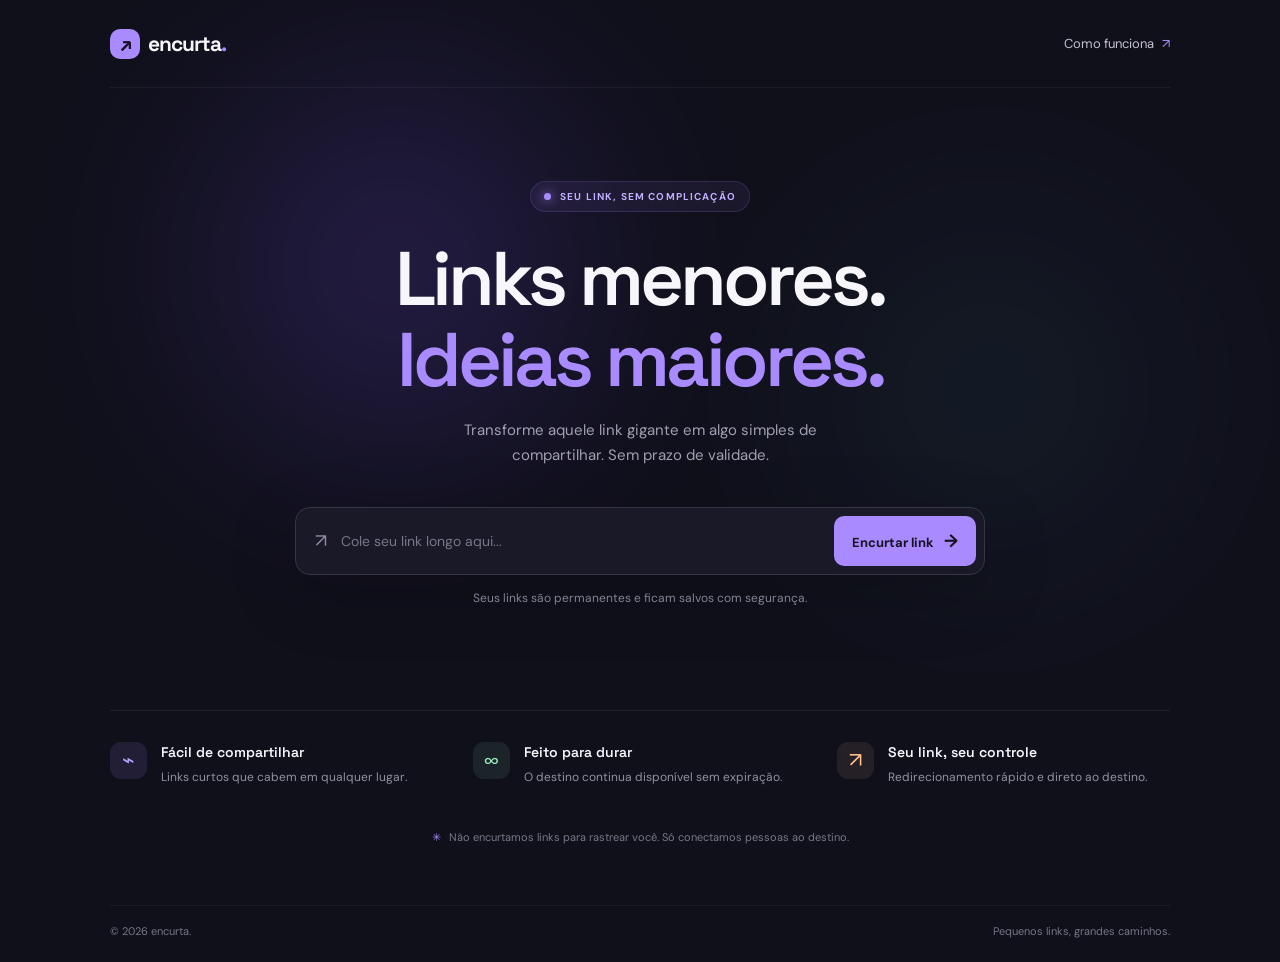
<file: index.html>
<!doctype html>
<html lang="pt-BR">
<head>
  <meta charset="utf-8">
  <meta name="viewport" content="width=device-width, initial-scale=1">
  <meta name="theme-color" content="#10101b">
  <meta name="description" content="Encurte links longos em segundos, com links permanentes e compartilháveis.">
  <title>encurta. — links simples, ideias livres</title>
  <link rel="preconnect" href="https://fonts.googleapis.com">
  <link rel="preconnect" href="https://fonts.gstatic.com" crossorigin>
  <link href="https://fonts.googleapis.com/css2?family=DM+Sans:wght@400;500;600;700&family=Space+Grotesk:wght@400;500;600;700&display=swap" rel="stylesheet">
  <link rel="stylesheet" href="./style.css">
  <script src="./app.js" defer></script>
</head>
<body>
  <div class="ambient ambient-one"></div><div class="ambient ambient-two"></div>
  <header class="topbar wrap">
    <a class="brand" href="/" aria-label="Encurta início"><span class="brand-icon">↗</span> encurta<span class="brand-dot">.</span></a>
    <a class="top-link" href="#como-funciona">Como funciona <span aria-hidden="true">↗</span></a>
  </header>
  <main class="wrap">
    <section class="hero">
      <div class="eyebrow"><span class="pulse"></span> SEU LINK, SEM COMPLICAÇÃO</div>
      <h1>Links menores.<br><span>Ideias maiores.</span></h1>
      <p class="hero-copy">Transforme aquele link gigante em algo simples de compartilhar. Sem prazo de validade.</p>
      <form class="shortener" id="shortenForm" novalidate>
        <label class="sr-only" for="longUrl">Cole seu link longo</label>
        <span class="input-icon" aria-hidden="true">↗</span>
        <input id="longUrl" name="url" type="url" placeholder="Cole seu link longo aqui..." autocomplete="url" required>
        <button id="shortenButton" type="submit">Encurtar link <span aria-hidden="true">→</span></button>
      </form>
      <p class="form-message" id="formMessage" role="status" aria-live="polite">Seus links são permanentes e ficam salvos com segurança.</p>
      <section class="result-card" id="resultCard" hidden aria-live="polite">
        <div class="result-label">SEU LINK CURTO ESTÁ PRONTO <span class="success-check">✓</span></div>
        <div class="result-row"><a id="shortUrl" href="#" target="_blank" rel="noopener noreferrer"></a><button class="copy-button" id="copyButton" type="button">Copiar</button></div>
        <p class="destination" id="destination"></p>
      </section>
    </section>
    <section class="features" id="como-funciona">
      <div class="feature"><span class="feature-icon violet">⌁</span><div><h2>Fácil de compartilhar</h2><p>Links curtos que cabem em qualquer lugar.</p></div></div>
      <div class="feature"><span class="feature-icon green">∞</span><div><h2>Feito para durar</h2><p>O destino continua disponível sem expiração.</p></div></div>
      <div class="feature"><span class="feature-icon orange">↗</span><div><h2>Seu link, seu controle</h2><p>Redirecionamento rápido e direto ao destino.</p></div></div>
    </section>
    <div class="privacy-note"><span aria-hidden="true">✳</span> Não encurtamos links para rastrear você. Só conectamos pessoas ao destino.</div>
  </main>
  <footer class="wrap footer"><span>© <span id="year"></span> encurta.</span><span>Pequenos links, grandes caminhos.</span></footer>
</body>
</html>
</file>
<file: style.css>
@import url('https://fonts.googleapis.com/css2?family=DM+Sans:wght@400;500;600;700&family=Space+Grotesk:wght@400;500;600;700&display=swap');
:root{color-scheme:dark;--bg:#10101b;--panel:#191925;--line:#30303e;--text:#f7f6fb;--muted:#a19fb2;--purple:#a98bff;--green:#99efbd}*{box-sizing:border-box}html{scroll-behavior:smooth}body{margin:0;min-height:100vh;background:var(--bg);color:var(--text);font-family:'DM Sans',sans-serif;overflow-x:hidden}.wrap{width:min(1060px,calc(100% - 48px));margin-inline:auto}.ambient{position:absolute;z-index:-1;pointer-events:none;border-radius:50%;filter:blur(100px);opacity:.2}.ambient-one{width:370px;height:370px;top:80px;left:calc(50% - 430px);background:#714ce4}.ambient-two{width:340px;height:340px;top:220px;right:calc(50% - 520px);background:#326a75;opacity:.13}.topbar{height:88px;display:flex;align-items:center;justify-content:space-between;border-bottom:1px solid #ffffff0d}.brand{display:flex;align-items:center;gap:8px;color:var(--text);font:700 21px 'Space Grotesk',sans-serif;text-decoration:none;letter-spacing:-1px}.brand-icon{display:grid;place-items:center;width:30px;height:30px;border-radius:10px;background:#a98bff;color:#181324;font-size:20px}.brand-dot{color:var(--purple);margin-left:-8px}.top-link{color:#c3c0d0;font-size:13px;text-decoration:none}.top-link span{color:var(--purple);margin-left:5px}.hero{text-align:center;padding:93px 0 0}.eyebrow{display:inline-flex;align-items:center;gap:9px;color:#c2b0ff;background:#a98bff13;border:1px solid #a98bff27;border-radius:20px;padding:8px 13px;font-size:10px;font-weight:700;letter-spacing:1.15px}.pulse{width:7px;height:7px;border-radius:50%;background:#a98bff;box-shadow:0 0 11px #a98bff}h1{font:600 clamp(48px,7vw,76px)/1.07 'Space Grotesk',sans-serif;letter-spacing:-4px;margin:26px 0 17px}h1 span{color:var(--purple)}.hero-copy{max-width:440px;margin:0 auto;color:var(--muted);font-size:15px;line-height:1.7}.shortener{display:flex;align-items:center;gap:12px;width:min(690px,100%);margin:38px auto 0;padding:8px 8px 8px 19px;background:#1a1927;border:1px solid #383646;border-radius:15px;box-shadow:0 18px 70px #0003}.input-icon{font-size:19px;color:#9189a6}input{flex:1;min-width:0;border:0;outline:0;background:transparent;color:var(--text);font:14px 'DM Sans',sans-serif}input::placeholder{color:#777587}button{font-family:inherit;cursor:pointer}.shortener button{border:0;border-radius:10px;padding:13px 18px;background:var(--purple);color:#171324;font-size:13px;font-weight:700;white-space:nowrap;transition:transform .2s,background .2s}.shortener button:hover{transform:translateY(-1px);background:#bca7ff}.shortener button:disabled{opacity:.7;cursor:wait}.shortener button span{font-size:18px;margin-left:7px}.form-message{min-height:20px;margin:15px 0 0;color:#848194;font-size:12px}.form-message.error{color:#ff9f9f}.form-message.success{color:var(--green)}.result-card{width:min(690px,100%);margin:20px auto 0;padding:18px 20px;text-align:left;background:#1a1927;border:1px solid #a98bff55;border-radius:14px;animation:appear .25s ease}.result-card[hidden]{display:none}.result-label{font-size:10px;font-weight:700;letter-spacing:1px;color:#b8a4ff}.success-check{float:right;color:var(--green);font-size:15px}.result-row{display:flex;align-items:center;justify-content:space-between;gap:15px;margin-top:12px}.result-row a{overflow:hidden;text-overflow:ellipsis;white-space:nowrap;color:#f3efff;font:500 17px 'Space Grotesk',sans-serif;text-decoration:none}.copy-button{flex:none;padding:9px 14px;border:1px solid #ffffff20;border-radius:8px;background:#ffffff09;color:#e5e1ef;font-size:12px}.copy-button:hover{background:#ffffff15}.destination{overflow:hidden;text-overflow:ellipsis;white-space:nowrap;margin:11px 0 0;color:#858295;font-size:11px}.features{display:grid;grid-template-columns:repeat(3,1fr);gap:30px;margin:100px auto 0;padding:31px 0;border-top:1px solid #ffffff12}.feature{display:flex;align-items:flex-start;gap:14px}.feature-icon{display:grid;flex:none;place-items:center;width:37px;height:37px;border-radius:11px;font-size:21px}.violet{background:#a98bff1d;color:#bba5ff}.green{background:#99efbd16;color:#99efbd}.orange{background:#ffc08c16;color:#ffc08c}.feature h2{margin:1px 0 7px;font:600 14px 'Space Grotesk',sans-serif}.feature p{margin:0;color:#9290a1;font-size:12px;line-height:1.6}.privacy-note{display:flex;align-items:center;justify-content:center;gap:8px;margin:12px 0 61px;color:#797788;font-size:11px}.privacy-note span{color:#a98bff}.footer{display:flex;justify-content:space-between;padding:18px 0 24px;border-top:1px solid #ffffff0d;color:#777586;font-size:11px}.sr-only{position:absolute;width:1px;height:1px;padding:0;margin:-1px;overflow:hidden;clip:rect(0,0,0,0);white-space:nowrap;border:0}.spinner{display:inline-block;width:12px;height:12px;border:2px solid #17132455;border-top-color:#171324;border-radius:50%;animation:spin .7s linear infinite;vertical-align:-2px}@keyframes spin{to{transform:rotate(360deg)}}@keyframes appear{from{opacity:0;transform:translateY(5px)}to{opacity:1;transform:translateY(0)}}
@media(max-width:680px){.wrap{width:min(100% - 36px,520px)}.topbar{height:72px}.hero{padding-top:72px}h1{letter-spacing:-2.7px}.hero-copy{font-size:14px}.shortener{gap:8px;padding:7px 7px 7px 13px}.shortener button{padding:12px 11px;font-size:12px}.features{grid-template-columns:1fr;gap:23px;margin-top:72px;padding:27px 0}.privacy-note{align-items:flex-start;text-align:center;line-height:1.5;margin-bottom:45px}.footer{font-size:10px}.result-card{padding:16px}.result-row a{font-size:14px}}@media(max-width:390px){.shortener{flex-wrap:wrap}.shortener input{font-size:13px}.shortener button{width:100%}.input-icon{margin-left:3px}}
</file>
